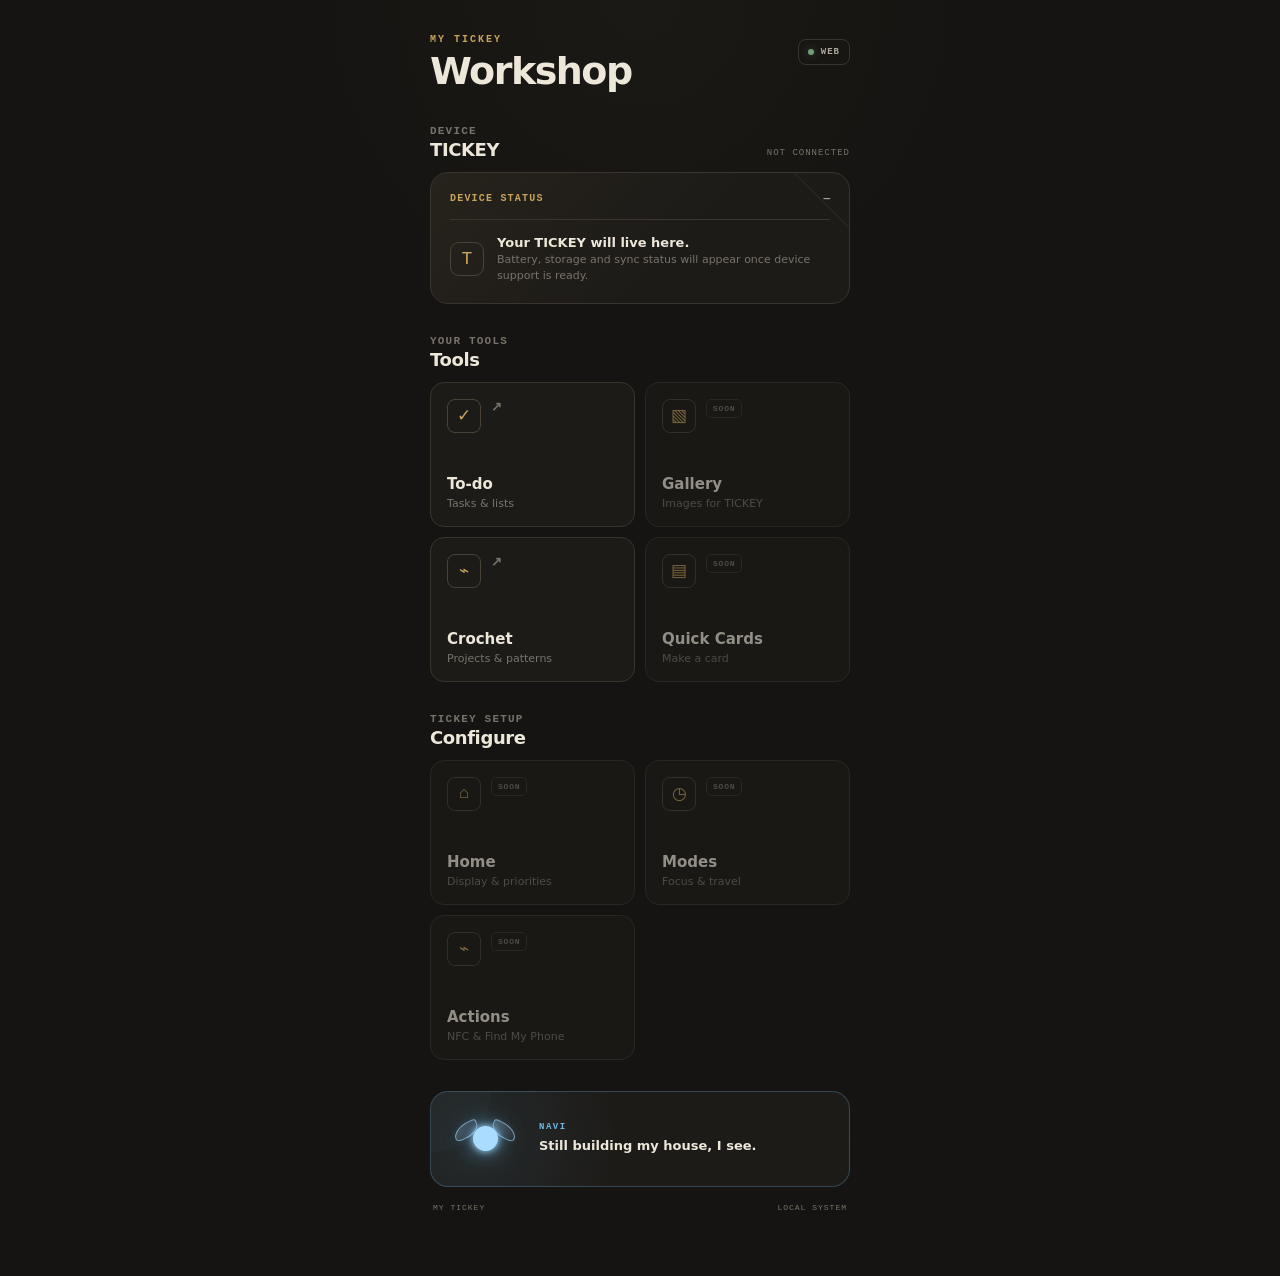
<file: index.html>
<!DOCTYPE html>
<html lang="en">

<head>
    <meta charset="UTF-8">
    <meta name="viewport" content="width=device-width, initial-scale=1.0">

    <title>My TICKEY</title>

    <!-- PWA -->
    <meta name="theme-color" content="#151412">
    <link rel="manifest" href="manifest.json">

    <!-- CORE -->
    <link rel="stylesheet" href="core/base.css">

    <!-- FEATURES -->
    <link rel="stylesheet" href="home/home.css">
    <link rel="stylesheet" href="todo/todo.css">
    <link rel="stylesheet" href="crochet/crochet.css">
</head>

<body>

    <!-- ==================================
         APP
         Feature HTML is loaded here.
         ================================== -->

    <main id="app"></main>


    <!-- ==================================
         JAVASCRIPT
         ================================== -->

    <script src="core/app.js"></script>


    <!-- REGISTER SERVICE WORKER -->

    <script>
        if ("serviceWorker" in navigator) {

            window.addEventListener(
                "load",
                function () {

                    navigator.serviceWorker.register(
                        "./service-worker.js"
                    );

                }
            );

        }
    </script>

</body>

</html>
</file>
<file: core/base.css>
/* ==================================
   MY TICKEY
   CORE / BASE
   ================================== */


/* ==================================
   THEME
   ================================== */

:root {
    --bg: #151412;
    --surface: #1d1b18;
    --card: #24211d;
    --card-hover: #2a2722;

    --border: #3a342c;
    --border-light: #4a4237;

    --gold: #c8a45d;
    --gold-hover: #d2b36c;
    --gold-soft: rgba(200, 164, 93, 0.12);

    --text: #ede7d9;
    --text-secondary: #afa79a;
    --text-muted: #78736a;

    --danger: #d97872;
    --danger-bg: rgba(217, 120, 114, 0.10);

    --navi: #6fb8e8;
    --navi-bright: #a9dcff;
    --navi-soft: rgba(111, 184, 232, 0.10);
    --navi-border: rgba(111, 184, 232, 0.28);

    --radius-small: 10px;
    --radius-medium: 14px;
    --radius-large: 18px;
}


/* ==================================
   BASE
   ================================== */

* {
    box-sizing: border-box;
}

html {
    background: var(--bg);
}

body {
    margin: 0;
    min-height: 100vh;

    font-family:
        Inter,
        system-ui,
        -apple-system,
        BlinkMacSystemFont,
        "Segoe UI",
        sans-serif;

    background:
        radial-gradient(
            circle at top,
            rgba(200, 164, 93, 0.035),
            transparent 340px
        ),
        var(--bg);

    color: var(--text);

    display: flex;
    flex-direction: column;
    align-items: center;

    padding: 34px 20px 60px;
}


/* ==================================
   APP
   ================================== */

#app {
    width: 100%;
    max-width: 420px;
}


.page {
    width: 100%;
    max-width: 420px;
}

.hidden {
    display: none !important;
}


/* ==================================
   TYPOGRAPHY
   ================================== */

h1 {
    margin-top: 8px;
    margin-bottom: 6px;

    color: var(--text);

    font-size: 34px;
    font-weight: 750;

    letter-spacing: -1px;
}

h2 {
    margin-top: 0;
    margin-bottom: 8px;

    color: var(--text);

    font-size: 21px;
}

p {
    margin-top: 0;
    margin-bottom: 30px;

    color: var(--text-secondary);

    line-height: 1.5;
}

.small-label {
    margin-bottom: 12px;

    color: var(--gold);

    font-family:
        ui-monospace,
        "SFMono-Regular",
        Consolas,
        "Liberation Mono",
        monospace;

    font-size: 11px;
    font-weight: 700;

    text-transform: uppercase;
    letter-spacing: 1.2px;
}

.section-kicker {
    color: var(--text-muted);

    font-family:
        ui-monospace,
        "SFMono-Regular",
        Consolas,
        monospace;

    font-size: 11px;
    font-weight: 700;

    letter-spacing: 1.2px;
}


/* ==================================
   GENERAL BUTTONS
   ================================== */

button {
    width: 100%;

    padding: 18px 19px;
    margin-bottom: 12px;

    border: 1px solid var(--border);
    border-radius: var(--radius-medium);

    background: var(--card);
    color: var(--text);

    font-family: inherit;
    font-size: 16px;
    font-weight: 650;

    cursor: pointer;

    box-shadow: none;

    transition:
        background 0.15s ease,
        border-color 0.15s ease,
        color 0.15s ease,
        transform 0.15s ease;
}

button:hover {
    background: var(--card-hover);
    border-color: var(--border-light);

    transform: translateY(-1px);
}

button:active {
    transform: translateY(0);
}

button:focus-visible {
    outline: 2px solid var(--gold);
    outline-offset: 3px;
}


/* ==================================
   BACK BUTTON
   ================================== */

.back-button {
    width: auto;

    padding: 9px 12px;
    margin-bottom: 20px;

    border-color: transparent;

    background: transparent;
    color: var(--text-secondary);

    font-size: 13px;
    font-weight: 600;
}

.back-button:hover {
    background: var(--gold-soft);
    border-color: transparent;
    color: var(--gold);

    transform: none;
}


/* ==================================
   PRIMARY / SECONDARY
   ================================== */

.primary-button {
    background: var(--gold);
    border-color: var(--gold);

    color: #171511;
}

.primary-button:hover {
    background: var(--gold-hover);
    border-color: var(--gold-hover);
}

.secondary-button {
    background: transparent;
    border-color: var(--border);

    color: var(--text-secondary);
}

.secondary-button:hover {
    background: var(--card);

    color: var(--text);
}


/* ==================================
   CARDS
   ================================== */

.project-card {
    padding: 22px;
    margin-bottom: 14px;

    background: var(--surface);

    border: 1px solid var(--border);
    border-radius: var(--radius-large);

    box-shadow: none;
}

.project-list-card {
    width: 100%;

    padding: 18px 19px;

    text-align: left;

    background: var(--surface);
}

.project-list-card:hover {
    background: var(--card);

    border-color: var(--gold);
}

.project-list-card h2 {
    margin-bottom: 5px;

    font-size: 17px;
    font-weight: 700;
}

.project-list-card p {
    margin: 0;

    color: var(--text-secondary);

    font-family:
        ui-monospace,
        "SFMono-Regular",
        Consolas,
        monospace;

    font-size: 12px;

    letter-spacing: 0.3px;
}


/* ==================================
   FORMS
   ================================== */

label {
    display: block;

    margin-bottom: 8px;

    color: var(--text-secondary);

    font-size: 13px;
    font-weight: 650;
}

input,
textarea {
    width: 100%;

    padding: 14px 15px;
    margin-bottom: 24px;

    border: 1px solid var(--border);
    border-radius: var(--radius-small);

    background: var(--bg);
    color: var(--text);

    font-family: inherit;
    font-size: 16px;

    transition:
        border-color 0.15s ease,
        background 0.15s ease;
}

input::placeholder,
textarea::placeholder {
    color: var(--text-muted);
}

textarea {
    min-height: 130px;

    resize: vertical;
}

input:focus,
textarea:focus {
    outline: none;

    border-color: var(--gold);

    background: #191816;
}


/* ==================================
   SECTION HEADERS
   ================================== */

.section-header {
    display: flex;

    align-items: center;
    justify-content: space-between;

    gap: 15px;

    margin-bottom: 12px;
}

.section-header h2 {
    margin: 0;
}

.small-button {
    width: auto;

    padding: 9px 13px;
    margin: 0;

    background: var(--gold-soft);

    border-color: var(--gold);

    color: var(--gold);

    font-size: 13px;
}

.small-button:hover {
    background: var(--gold);

    color: #171511;
}


/* ==================================
   DANGER
   ================================== */

.danger-button {
    margin-top: 10px;

    background: var(--danger-bg);

    border-color: rgba(217, 120, 114, 0.35);

    color: var(--danger);
}

.danger-button:hover {
    background: rgba(217, 120, 114, 0.16);

    border-color: var(--danger);
}


/* ==================================
   DIALOG
   ================================== */

.dialog-overlay {
    position: fixed;

    inset: 0;

    z-index: 1000;

    display: flex;
    align-items: center;
    justify-content: center;

    padding: 20px;

    background: rgba(8, 7, 6, 0.78);

    backdrop-filter: blur(4px);
}

.dialog-card {
    width: 100%;
    max-width: 360px;

    padding: 23px;

    background: var(--surface);

    border: 1px solid var(--border-light);
    border-radius: var(--radius-large);

    box-shadow:
        0 20px 60px rgba(0, 0, 0, 0.45);
}

.dialog-card h2 {
    margin-bottom: 10px;
}

.dialog-card p {
    margin-bottom: 24px;

    line-height: 1.5;
}

.dialog-buttons {
    display: grid;

    grid-template-columns: 1fr 1fr;

    gap: 10px;
}

.dialog-buttons button {
    margin: 0;

    padding: 14px;

    font-size: 14px;
}

.overwrite-button {
    background: var(--gold);

    border-color: var(--gold);

    color: #171511;
}

.overwrite-button:hover {
    background: var(--gold-hover);

    border-color: var(--gold-hover);
}


/* ==================================
   SCROLLBAR
   ================================== */

::-webkit-scrollbar {
    width: 8px;
}

::-webkit-scrollbar-track {
    background: var(--bg);
}

::-webkit-scrollbar-thumb {
    background: var(--border);

    border-radius: 10px;
}

::-webkit-scrollbar-thumb:hover {
    background: var(--border-light);
}


/* ==================================
   MOBILE — SHARED
   ================================== */

@media (max-width: 480px) {

    body {
        padding:
            max(24px, env(safe-area-inset-top))
            16px
            max(40px, env(safe-area-inset-bottom));
    }

    h1 {
        font-size: 31px;
    }

    .project-card {
        padding: 19px;
    }

}
</file>
<file: home/home.css>
/* ==================================
   MY TICKEY
   HOME / WORKSHOP
   ================================== */


/* ==================================
   HOME
   ================================== */

.home-page {
    max-width: 440px;
}


/* HEADER */

.home-header {
    display: flex;
    align-items: flex-start;
    justify-content: space-between;

    gap: 20px;

    margin-bottom: 32px;
}

.system-label {
    margin-bottom: 4px;

    color: var(--gold);

    font-family:
        ui-monospace,
        "SFMono-Regular",
        Consolas,
        monospace;

    font-size: 10px;
    font-weight: 700;

    letter-spacing: 2px;
}

.home-header h1 {
    margin: 0;

    font-size: 38px;
    letter-spacing: -1.5px;
}

.device-status {
    display: flex;
    align-items: center;

    gap: 7px;

    margin-top: 5px;
    padding: 7px 9px;

    border: 1px solid var(--border);
    border-radius: 8px;

    color: var(--text-secondary);

    font-family:
        ui-monospace,
        "SFMono-Regular",
        Consolas,
        monospace;

    font-size: 9px;
    font-weight: 700;

    letter-spacing: 1px;
}

.status-dot {
    width: 6px;
    height: 6px;

    border-radius: 50%;

    background: #6f9f78;

    box-shadow:
        0 0 8px rgba(111, 159, 120, 0.45);
}


/* ==================================
   HOME SECTIONS
   ================================== */

.home-section {
    margin-bottom: 31px;
}

.home-section-header {
    display: flex;
    align-items: flex-end;
    justify-content: space-between;

    gap: 20px;

    margin-bottom: 12px;
}

.home-section-header h2 {
    margin: 2px 0 0;

    font-size: 18px;
    font-weight: 700;

    letter-spacing: -0.4px;
}

.section-meta {
    margin-bottom: 2px;

    color: var(--text-muted);

    font-family:
        ui-monospace,
        "SFMono-Regular",
        Consolas,
        monospace;

    font-size: 9px;

    letter-spacing: 1px;
}


/* ==================================
   TODAY
   ================================== */

.today-card {
    position: relative;

    overflow: hidden;

    padding: 19px;

    border: 1px solid var(--border);
    border-radius: var(--radius-large);

    background:
        linear-gradient(
            135deg,
            rgba(200, 164, 93, 0.055),
            transparent 60%
        ),
        var(--surface);
}

.today-card::after {
    content: "";

    position: absolute;

    width: 75px;
    height: 75px;

    top: -38px;
    right: -38px;

    border: 1px solid rgba(200, 164, 93, 0.10);

    transform: rotate(45deg);
}

.today-date {
    display: flex;
    align-items: baseline;
    justify-content: space-between;

    gap: 20px;
}

.today-date span {
    color: var(--gold);

    font-family:
        ui-monospace,
        "SFMono-Regular",
        Consolas,
        monospace;

    font-size: 10px;
    font-weight: 700;

    letter-spacing: 1.2px;
}

.today-date strong {
    color: var(--text-secondary);

    font-family:
        ui-monospace,
        "SFMono-Regular",
        Consolas,
        monospace;

    font-size: 11px;
    font-weight: 600;
}

.today-divider {
    height: 1px;

    margin: 15px 0;

    background: var(--border);
}

.today-placeholder {
    display: flex;
    align-items: center;

    gap: 13px;
}

.today-placeholder-icon {
    flex: 0 0 auto;

    display: flex;
    align-items: center;
    justify-content: center;

    width: 34px;
    height: 34px;

    border: 1px solid var(--border-light);
    border-radius: 9px;

    color: var(--gold);

    font-family:
        ui-monospace,
        "SFMono-Regular",
        Consolas,
        monospace;

    font-size: 18px;
}

.today-placeholder strong {
    display: block;

    margin-bottom: 2px;

    color: var(--text);

    font-size: 13px;
}

.today-placeholder p {
    margin: 0;

    color: var(--text-muted);

    font-size: 11px;
    line-height: 1.45;
}


/* ==================================
   MODULE GRID
   ================================== */

.module-grid {
    display: grid;

    grid-template-columns: repeat(2, minmax(0, 1fr));

    gap: 10px;
}

.module-card {
    min-height: 145px;

    display: flex;
    flex-direction: column;
    justify-content: space-between;

    padding: 16px;
    margin: 0;

    text-align: left;

    background: var(--surface);

    border: 1px solid var(--border);
    border-radius: var(--radius-medium);
}

.module-card:hover {
    background: var(--card);

    border-color: var(--gold);

    transform: translateY(-2px);
}

.module-top {
    display: flex;
    align-items: flex-start;
    justify-content: space-between;

    gap: 10px;
}

.module-icon {
    display: flex;
    align-items: center;
    justify-content: center;

    width: 34px;
    height: 34px;

    border: 1px solid var(--border-light);
    border-radius: 8px;

    color: var(--gold);

    font-family:
        ui-monospace,
        "SFMono-Regular",
        Consolas,
        monospace;

    font-size: 17px;
    font-weight: 500;
}

.module-arrow {
    color: var(--text-muted);

    font-family:
        ui-monospace,
        "SFMono-Regular",
        Consolas,
        monospace;

    font-size: 13px;

    transition:
        color 0.15s ease,
        transform 0.15s ease;
}

.module-card:hover .module-arrow {
    color: var(--gold);

    transform: translate(2px, -2px);
}

.module-content {
    display: flex;
    flex-direction: column;

    gap: 4px;
}

.module-content strong {
    color: var(--text);

    font-size: 15px;
    font-weight: 700;
}

.module-content span {
    color: var(--text-muted);

    font-size: 11px;
    font-weight: 500;
}

.module-tag {
    padding: 4px 6px;

    border: 1px solid var(--border);
    border-radius: 5px;

    color: var(--text-muted);

    font-family:
        ui-monospace,
        "SFMono-Regular",
        Consolas,
        monospace;

    font-size: 8px;
    font-weight: 700;

    letter-spacing: 0.8px;
}

.module-card-disabled {
    cursor: default;

    opacity: 0.58;
}

.module-card-disabled:hover {
    background: var(--surface);

    border-color: var(--border);

    transform: none;
}


/* ==================================
   NAVI
   ================================== */

.navi-card {
    position: relative;

    display: flex;
    align-items: center;

    gap: 18px;

    overflow: hidden;

    margin-top: 6px;
    padding: 18px;

    border: 1px solid var(--navi-border);
    border-radius: var(--radius-large);

    background:
        radial-gradient(
            circle at 10% 50%,
            rgba(111, 184, 232, 0.10),
            transparent 38%
        ),
        var(--surface);
}

.navi-card::after {
    content: "";

    position: absolute;

    width: 120px;
    height: 120px;

    left: -60px;
    top: -60px;

    border-radius: 50%;

    background: rgba(111, 184, 232, 0.025);

    pointer-events: none;
}

.navi-orb {
    position: relative;

    flex: 0 0 72px;

    width: 72px;
    height: 58px;

    display: flex;
    align-items: center;
    justify-content: center;
}

.navi-core {
    position: relative;

    z-index: 2;

    display: block;

    width: 25px;
    height: 25px;

    border-radius: 50%;

    background: var(--navi-bright);

    box-shadow:
        0 0 7px rgba(169, 220, 255, 0.95),
        0 0 17px rgba(111, 184, 232, 0.75),
        0 0 30px rgba(111, 184, 232, 0.35);
}

.navi-wing {
    position: absolute;

    z-index: 1;

    width: 26px;
    height: 15px;

    top: 13px;

    border: 1px solid rgba(169, 220, 255, 0.65);

    background:
        linear-gradient(
            135deg,
            rgba(169, 220, 255, 0.25),
            rgba(111, 184, 232, 0.04)
        );

    box-shadow:
        0 0 8px rgba(111, 184, 232, 0.10);
}

.navi-wing-left {
    left: 4px;

    border-radius:
        80% 15%
        70% 25%;

    transform: rotate(-24deg);
}

.navi-wing-right {
    right: 4px;

    border-radius:
        15% 80%
        25% 70%;

    transform: rotate(24deg);
}

.navi-message {
    position: relative;

    z-index: 2;

    min-width: 0;
}

.navi-name {
    margin-bottom: 5px;

    color: var(--navi);

    font-family:
        ui-monospace,
        "SFMono-Regular",
        Consolas,
        monospace;

    font-size: 9px;
    font-weight: 700;

    letter-spacing: 1.5px;
}

.navi-message p {
    margin: 0;

    color: var(--text);

    font-size: 13px;
    font-weight: 550;

    line-height: 1.45;
}


/* ==================================
   HOME FOOTER
   ================================== */

.home-footer {
    display: flex;
    align-items: center;
    justify-content: space-between;

    margin-top: 16px;
    padding: 0 3px;

    color: var(--text-muted);

    font-family:
        ui-monospace,
        "SFMono-Regular",
        Consolas,
        monospace;

    font-size: 8px;

    letter-spacing: 1px;
}


/* ==================================
   MOBILE — HOME
   ================================== */

@media (max-width: 480px) {

    .home-header h1 {
        font-size: 35px;
    }

}

@media (max-width: 350px) {

    .module-grid {
        grid-template-columns: 1fr;
    }

}
</file>
<file: todo/todo.css>
/* ==================================
   MY TICKEY
   TO-DO
   ================================== */

#todoPage,
#newTodoListPage,
#activeTodoListPage,
#newTodoTaskPage,
#editTodoTaskPage,
#editTodoListPage {
    padding-bottom: 20px;
}

#todoListOverview,
#todoTaskList {
    display: flex;
    flex-direction: column;
    gap: 10px;
    margin: 22px 0;
}

.todo-list-card,
.todo-task-card {
    width: 100%;
    margin: 0;
    padding: 16px 17px;
    border: 1px solid var(--border);
    border-radius: var(--radius-medium);
    background: var(--surface);
    text-align: left;
}

.todo-list-card:hover,
.todo-task-card:hover {
    background: var(--card);
    border-color: var(--border-light);
}

.todo-list-card {
    display: flex;
    align-items: center;
    justify-content: space-between;
    gap: 16px;
}

.todo-list-info {
    min-width: 0;
    display: flex;
    flex-direction: column;
    gap: 5px;
}

.todo-list-name {
    color: var(--text);
    font-size: 15px;
    font-weight: 700;
}

.todo-list-summary,
#activeTodoListSummary {
    color: var(--text-muted);
    font-family: ui-monospace, "SFMono-Regular", Consolas, monospace;
    font-size: 10px;
    font-weight: 600;
    letter-spacing: 0.5px;
}

.todo-list-arrow {
    flex: 0 0 auto;
    color: var(--gold);
    font-family: ui-monospace, "SFMono-Regular", Consolas, monospace;
    font-size: 14px;
}

#activeTodoListPage > .section-header {
    align-items: flex-start;
    margin-bottom: 20px;
}

#activeTodoListPage > .section-header > div {
    min-width: 0;
}

#activeTodoListPage > .section-header h1 {
    margin-top: 0;
}

#activeTodoListSummary {
    margin: 0;
    font-size: 11px;
}

#editTodoListButton {
    width: auto;
    flex: 0 0 auto;
}

.todo-task-card {
    display: grid;
    grid-template-columns: auto minmax(0, 1fr) auto;
    align-items: start;
    gap: 12px;
}

.todo-status-symbol {
    display: flex;
    align-items: center;
    justify-content: center;
    width: 28px;
    height: 28px;
    border: 1px solid var(--border-light);
    border-radius: 8px;
    color: var(--gold);
    font-family: ui-monospace, "SFMono-Regular", Consolas, monospace;
    font-size: 13px;
    font-weight: 700;
}

.todo-task-main {
    min-width: 0;
}

.todo-task-text {
    margin: 2px 0 7px;
    color: var(--text);
    font-size: 14px;
    font-weight: 650;
    line-height: 1.4;
    overflow-wrap: anywhere;
}

.todo-task-meta {
    display: flex;
    flex-wrap: wrap;
    gap: 6px;
}

.todo-marker {
    display: inline-flex;
    align-items: center;
    min-height: 22px;
    padding: 3px 7px;
    border: 1px solid var(--border);
    border-radius: 6px;
    color: var(--text-secondary);
    background: var(--card);
    font-family: ui-monospace, "SFMono-Regular", Consolas, monospace;
    font-size: 9px;
    font-weight: 700;
    letter-spacing: 0.3px;
}

.todo-marker-important {
    color: var(--danger);
    border-color: rgba(217, 120, 114, 0.35);
    background: var(--danger-bg);
}

.todo-marker-unclear {
    color: var(--gold);
    border-color: rgba(200, 164, 93, 0.30);
    background: var(--gold-soft);
}

.todo-marker-time {
    color: #6f9fd8;
    border-color: rgba(111, 159, 216, 0.35);
    background: rgba(111, 159, 216, 0.10);
}

.todo-task-card[data-status="done"] .todo-task-text,
.todo-task-card[data-status="cancelled"] .todo-task-text,
.todo-task-card[data-status="moved"] .todo-task-text {
    color: var(--text-muted);
    text-decoration: line-through;
}

.todo-task-card[data-status="waiting"] .todo-status-symbol {
    color: var(--gold-hover);
    background: var(--gold-soft);
}

.todo-task-card[data-status="done"] {
    opacity: 0.64;
}

.todo-task-card[data-status="cancelled"] {
    opacity: 0.52;
}

.todo-task-edit {
    width: auto;
    min-width: 0;
    padding: 5px 7px;
    margin: 0;
    border: 0;
    color: var(--text-muted);
    background: transparent;
    font-family: ui-monospace, "SFMono-Regular", Consolas, monospace;
    font-size: 11px;
}

.todo-task-edit:hover {
    color: var(--gold);
    background: transparent;
    transform: none;
}

select {
    width: 100%;
    margin-bottom: 20px;
    padding: 15px 16px;
    border: 1px solid var(--border);
    border-radius: var(--radius-small);
    outline: none;
    color: var(--text);
    background: var(--surface);
    font: inherit;
}

select:focus {
    border-color: var(--gold);
    box-shadow: 0 0 0 3px var(--gold-soft);
}

.todo-marker-options {
    display: grid;
    gap: 8px;
    margin: 2px 0 22px;
}

.todo-marker-options label {
    display: flex;
    align-items: center;
    gap: 10px;
    min-height: 44px;
    padding: 10px 12px;
    margin: 0;
    border: 1px solid var(--border);
    border-radius: var(--radius-small);
    color: var(--text-secondary);
    background: var(--surface);
    cursor: pointer;
    font-size: 12px;
    font-weight: 650;
}

.todo-marker-options label:hover {
    border-color: var(--border-light);
    background: var(--card);
}

.todo-marker-options input[type="checkbox"] {
    width: 17px;
    height: 17px;
    margin: 0;
    accent-color: var(--gold);
}

#activeTodoListPage > .project-card {
    margin-top: 20px;
    padding: 15px 16px;
}

#activeTodoListPage > .project-card .small-label {
    margin-bottom: 9px;
}

#activeTodoListPage > .project-card p:not(.small-label) {
    margin: 0 0 6px;
    color: var(--text-muted);
    font-family: ui-monospace, "SFMono-Regular", Consolas, monospace;
    font-size: 9px;
    line-height: 1.6;
}

#activeTodoListPage > .project-card p:last-child {
    margin-bottom: 0;
}

.todo-empty-state {
    padding: 24px 18px;
    border: 1px dashed var(--border-light);
    border-radius: var(--radius-medium);
    color: var(--text-muted);
    background: rgba(255, 255, 255, 0.01);
    text-align: center;
    font-size: 12px;
    line-height: 1.5;
}


/* =========================================
   DAY VIEW + QUICK MENUS
   ========================================= */

.todo-day-overview {
    display: grid;
    gap: 18px;
    margin: 24px 0 30px;
}

.todo-day-block {
    border: 1px solid var(--border);
    background: var(--surface);
    border-radius: 16px;
    padding: 16px;
}

.todo-day-heading {
    display: flex;
    align-items: flex-start;
    justify-content: space-between;
    gap: 16px;
    margin-bottom: 12px;
}

.todo-day-heading h2,
.todo-lists-heading h2 {
    margin: 3px 0 0;
    font-size: 18px;
}

.todo-day-empty {
    color: var(--text-secondary);
    font-size: 14px;
    padding: 12px 2px 4px;
}

.todo-lists-heading {
    margin: 8px 0 12px;
}

.todo-view-hint {
    margin: 8px 0 18px;
    color: var(--text-secondary);
    font-size: 13px;
}

.todo-view-badge {
    font-family: monospace;
    font-size: 10px;
    letter-spacing: 0.8px;
    color: var(--accent);
    margin-right: 7px;
}

.todo-list-type-selector {
    margin-bottom: 0;
}

.todo-task-card {
    position: relative;
}

.todo-quick-wrap {
    position: relative;
    margin-left: auto;
    align-self: flex-start;
}

.todo-quick-button {
    width: 34px;
    height: 34px;
    min-width: 34px;
    padding: 0;
    border: 1px solid transparent;
    background: transparent;
    color: var(--text-secondary);
    border-radius: 9px;
    font-size: 20px;
    line-height: 1;
    opacity: 0.28;
    transition:
        opacity 0.15s ease,
        border-color 0.15s ease,
        background 0.15s ease;
}

.todo-task-card:hover .todo-quick-button,
.todo-quick-button:focus-visible {
    opacity: 1;
    border-color: var(--border);
    background: var(--surface);
}

.todo-quick-menu {
    position: absolute;
    z-index: 40;
    top: 38px;
    right: 0;
    min-width: 190px;
    padding: 6px;
    background: #24211D;
    border: 1px solid #3A342C;
    border-radius: 12px;
    box-shadow: 0 12px 28px rgba(0, 0, 0, 0.32);
}

.todo-quick-menu button {
    display: block;
    width: 100%;
    padding: 9px 10px;
    border: 0;
    border-radius: 8px;
    background: transparent;
    color: #EDE7D9;
    text-align: left;
    font: inherit;
    font-size: 13px;
    cursor: pointer;
}

.todo-quick-menu button:hover {
    background: #302C26;
}

.todo-quick-menu button.danger {
    color: #e58c83;
}

.todo-checklist-item .todo-task-meta {
    display: none;
}

.todo-checklist-item {
    padding-top: 11px;
    padding-bottom: 11px;
}


/* =========================================
   DAY NAVIGATION
   ========================================= */

.todo-day-nav {
    display: grid;
    grid-template-columns: 44px minmax(0, 1fr) 44px;
    align-items: center;
    gap: 12px;
    margin: 24px 0 30px;
}

.todo-day-title {
    min-width: 0;
    text-align: center;
}

.todo-day-title .section-kicker {
    display: block;
}

.todo-day-title h1 {
    margin: 4px 0 0;
    font-size: 22px;
}

.todo-day-nav > button {
    width: 44px;
    min-width: 44px;
    height: 44px;
    margin: 0;
    padding: 0;
}


@media (hover: none) {

    .todo-quick-button {
        opacity: 0.75;
    }

}
</file>
<file: crochet/crochet.css>
/* ==================================
   MY TICKEY
   CROCHET
   ================================== */


/* ==================================
   TYPE SELECTORS
   ================================== */

.type-selector {
    display: flex;

    gap: 8px;

    margin-bottom: 24px;
}

.type-button {
    padding: 11px 14px;
    margin: 0;

    background: transparent;
    color: var(--text-secondary);

    border: 1px solid var(--border);

    font-size: 13px;
    font-weight: 600;
}

.type-button.active {
    background: var(--gold-soft);
    border-color: var(--gold);

    color: var(--gold);
}

.type-button.active:hover {
    background: var(--gold-soft);
}


/* ==================================
   COUNTER
   ================================== */

.counter-card {
    margin-top: 20px;
}

.row-counter {
    display: grid;

    grid-template-columns: 64px 1fr 64px;

    align-items: center;

    gap: 15px;
}

.row-counter span {
    min-width: 60px;

    text-align: center;

    color: var(--text);

    font-family:
        ui-monospace,
        "SFMono-Regular",
        Consolas,
        monospace;

    font-size: 46px;
    font-weight: 700;

    letter-spacing: -2px;
}

.row-counter button {
    width: 64px;
    height: 56px;

    padding: 0;
    margin: 0;

    background: var(--card);

    border-color: var(--border);

    color: var(--gold);

    font-size: 25px;
    font-weight: 500;
}

.row-counter button:hover {
    background: var(--gold-soft);

    border-color: var(--gold);
}


/* ==================================
   CURRENT INSTRUCTION
   ================================== */

.current-instruction-card {
    margin-top: 14px;

    border-color: #493f30;

    background:
        linear-gradient(
            135deg,
            rgba(200, 164, 93, 0.07),
            transparent 55%
        ),
        var(--surface);
}

.instruction-range {
    margin-bottom: 10px;

    color: var(--text-secondary);

    font-family:
        ui-monospace,
        "SFMono-Regular",
        Consolas,
        monospace;

    font-size: 12px;
    font-weight: 650;

    letter-spacing: 0.3px;
}

.current-instruction-text {
    margin-bottom: 0;

    color: var(--text);

    font-size: 19px;
    font-weight: 650;

    line-height: 1.5;

    white-space: pre-wrap;
}


/* ==================================
   REPEAT DOTS
   ================================== */

.repeat-dots {
    display: flex;

    flex-wrap: wrap;

    gap: 7px;

    margin-top: 19px;
}

.repeat-dot {
    font-size: 18px;
    line-height: 1;
}

.repeat-dot.empty {
    color: var(--border-light);
}

.repeat-dot.filled {
    color: var(--gold);
}


/* ==================================
   PATTERN
   ================================== */

.pattern-section {
    margin-top: 30px;
    margin-bottom: 30px;
}

.pattern-item {
    padding: 17px;
    margin-bottom: 9px;

    background: var(--surface);

    border: 1px solid var(--border);
    border-radius: var(--radius-medium);

    cursor: pointer;

    transition:
        background 0.15s ease,
        border-color 0.15s ease,
        transform 0.15s ease;
}

.pattern-item:hover {
    background: var(--card);

    border-color: var(--border-light);

    transform: translateY(-1px);
}

.pattern-item.current {
    background: var(--gold-soft);

    border-color: var(--gold);

    outline: none;
}

.pattern-number {
    margin-bottom: 7px;

    color: var(--gold);

    font-family:
        ui-monospace,
        "SFMono-Regular",
        Consolas,
        monospace;

    font-size: 11px;
    font-weight: 700;

    text-transform: uppercase;

    letter-spacing: 0.8px;
}

.pattern-text {
    margin: 0;

    color: var(--text);

    line-height: 1.5;

    white-space: pre-wrap;
}


/* ==================================
   RANGE INPUTS
   ================================== */

.range-inputs {
    display: grid;

    grid-template-columns: 1fr 1fr;

    gap: 12px;
}


/* ==================================
   MOBILE — CROCHET
   ================================== */

@media (max-width: 480px) {

    .row-counter {
        grid-template-columns: 58px 1fr 58px;
    }

    .row-counter button {
        width: 58px;
        height: 54px;
    }

}
</file>
